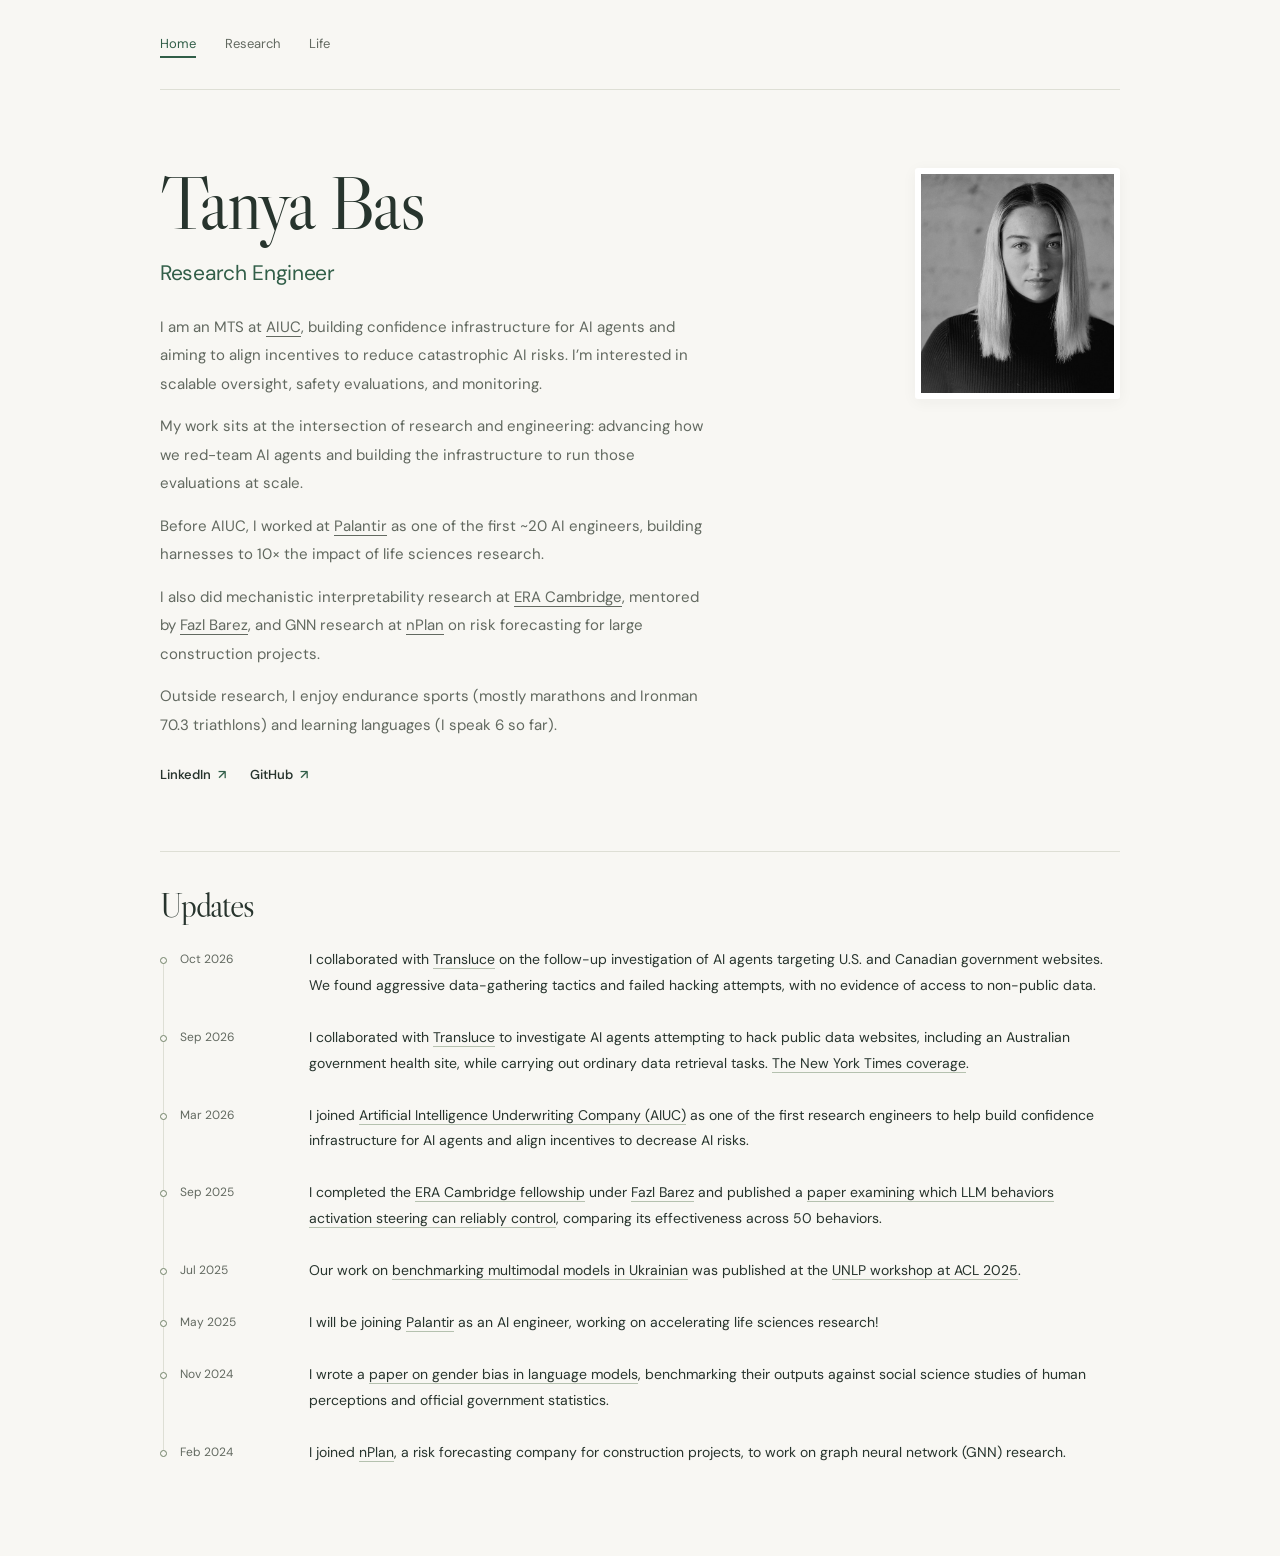
<file: index.html>
<!doctype html>
<html lang="en">
<head>
  <meta charset="utf-8">
  <meta name="viewport" content="width=device-width, initial-scale=1">
  <title>Tanya Bas · Research Engineer</title>
  <meta name="description" content="Tanya Bas is a Research Engineer building confidence infrastructure for AI agents at AIUC, with interests in scalable oversight, safety evaluations, and monitoring.">
  <meta name="theme-color" content="#f8f7f3">
  <meta property="og:title" content="Tanya Bas · Research Engineer">
  <meta property="og:description" content="Tanya Bas is a Research Engineer building confidence infrastructure for AI agents at AIUC, with interests in scalable oversight, safety evaluations, and monitoring.">
  <meta property="og:type" content="website">
  <meta property="og:url" content="https://tanyabas.com/">
  <link rel="canonical" href="https://tanyabas.com/">
  <link rel="icon" href="assets/favicon.svg" type="image/svg+xml">
  <link rel="preconnect" href="https://fonts.googleapis.com">
  <link rel="preconnect" href="https://fonts.gstatic.com" crossorigin>
  <link href="https://fonts.googleapis.com/css2?family=DM+Sans:wght@400;450;500;550;600;650&family=Libre+Caslon+Display&display=swap" rel="stylesheet">
  <link rel="stylesheet" href="assets/style.css">
</head>
<body>
  <a class="skip-link" href="#main">Skip to content</a>
  <div class="site-shell">
    <header class="site-header">
      <nav aria-label="Main navigation">
          <a href="./" aria-current="page">Home</a>
          <a href="research/">Research</a>
          <a href="/life/">Life</a>
          <!-- Restore the Writing link when the first piece is published. -->
      </nav>
    </header>
    <main id="main" tabindex="-1">
      <section class="home-intro" aria-labelledby="intro-title">
        <div class="intro-copy">
          <h1 id="intro-title">Tanya Bas</h1>
          <p class="role">Research Engineer</p>
          <div class="prose">
            <p>I am an MTS at <a href="https://aiuc.com/">AIUC</a>, building confidence infrastructure for AI agents and aiming to align incentives to reduce catastrophic AI risks. I’m interested in scalable oversight, safety evaluations, and monitoring.</p>
            <p>My work sits at the intersection of research and engineering: advancing how we red-team AI agents and building the infrastructure to run those evaluations at scale.</p>
            <p>Before AIUC, I worked at <a href="https://www.palantir.com/offerings/life-sciences/">Palantir</a> as one of the first ~20 AI engineers, building harnesses to 10× the impact of life sciences research.</p>
            <p>I also did mechanistic interpretability research at <a href="https://erafellowship.org/">ERA Cambridge</a>, mentored by <a href="https://www.ox.ac.uk/news/find-an-expert/dr-fazl-barez">Fazl Barez</a>, and GNN research at <a href="https://www.nplan.io/">nPlan</a> on risk forecasting for large construction projects.</p>
            <p>Outside research, I enjoy endurance sports (mostly marathons and Ironman 70.3 triathlons) and learning languages (I speak 6 so far).</p>
          </div>
          <div class="profile-links" aria-label="Find me elsewhere">
            <a href="https://www.linkedin.com/in/tanyabas/">LinkedIn <span aria-hidden="true">↗</span></a>
            <a href="https://github.com/tanya-bas">GitHub <span aria-hidden="true">↗</span></a>
          </div>
        </div>
        <figure class="portrait">
          <img src="assets/previews/portrait-bw.jpg" alt="Black-and-white portrait of Tanya Bas" width="616" height="696" fetchpriority="high">
        </figure>
      </section>

      <section class="news-section" aria-labelledby="news-title">
        <div class="section-heading">
          <h2 id="news-title">Updates</h2>
        </div>
        <!-- Add new updates as <li> elements at the top of this list, newest first.
             Use an ISO date in datetime and a human-readable month/year as the label. -->
        <ol class="timeline">
          <li>
            <time datetime="2026-10-01">Oct 2026</time>
            <p>I collaborated with <a href="https://transluce.org/us-canada-gov">Transluce</a> on the follow-up investigation of AI agents targeting U.S. and Canadian government websites. We found aggressive data-gathering tactics and failed hacking attempts, with no evidence of access to non-public data.</p>
          </li>
          <li>
            <time datetime="2026-09-23">Sep 2026</time>
            <p>I collaborated with <a href="https://transluce.org/agent-activity">Transluce</a> to investigate AI agents attempting to hack public data websites, including an Australian government health site, while carrying out ordinary data retrieval tasks. <a href="https://nytimes.com/2026/09/23/technology/openai-ai-breach-australia.html">The New York Times coverage</a>.</p>
          </li>
          <li>
            <time datetime="2026-03">Mar 2026</time>
            <p>I joined <a href="https://aiuc.com/">Artificial Intelligence Underwriting Company (AIUC)</a> as one of the first research engineers to help build confidence infrastructure for AI agents and align incentives to decrease AI risks.</p>
          </li>
          <li>
            <time datetime="2025-09">Sep 2025</time>
            <p>I completed the <a href="https://erafellowship.org/">ERA Cambridge fellowship</a> under <a href="https://www.ox.ac.uk/news/find-an-expert/dr-fazl-barez">Fazl Barez</a> and published a <a href="https://scholar.google.com/citations?view_op=view_citation&amp;hl=en&amp;user=h9Sn_GgAAAAJ&amp;citation_for_view=h9Sn_GgAAAAJ:d1gkVwhDpl0C">paper examining which LLM behaviors activation steering can reliably control</a>, comparing its effectiveness across 50 behaviors.</p>
          </li>
          <li>
            <time datetime="2025-07">Jul 2025</time>
            <p>Our work on <a href="research/#ukrainian-benchmark">benchmarking multimodal models in Ukrainian</a> was published at the <a href="https://aclanthology.org/2025.unlp-1.2/">UNLP workshop at ACL 2025</a>.</p>
          </li>
          <li>
            <time datetime="2025-05">May 2025</time>
            <p>I will be joining <a href="https://www.palantir.com/offerings/life-sciences/">Palantir</a> as an AI engineer, working on accelerating life sciences research!</p>
          </li>
          <li>
            <time datetime="2024-11">Nov 2024</time>
            <p>I wrote a <a href="research/#gender-bias">paper on gender bias in language models</a>, benchmarking their outputs against social science studies of human perceptions and official government statistics.</p>
          </li>
          <li>
            <time datetime="2024-02">Feb 2024</time>
            <p>I joined <a href="https://www.nplan.io/">nPlan</a>, a risk forecasting company for construction projects, to work on graph neural network (GNN) research.</p>
          </li>
        </ol>
      </section>
    </main>
  </div>
</body>
</html>
</file>
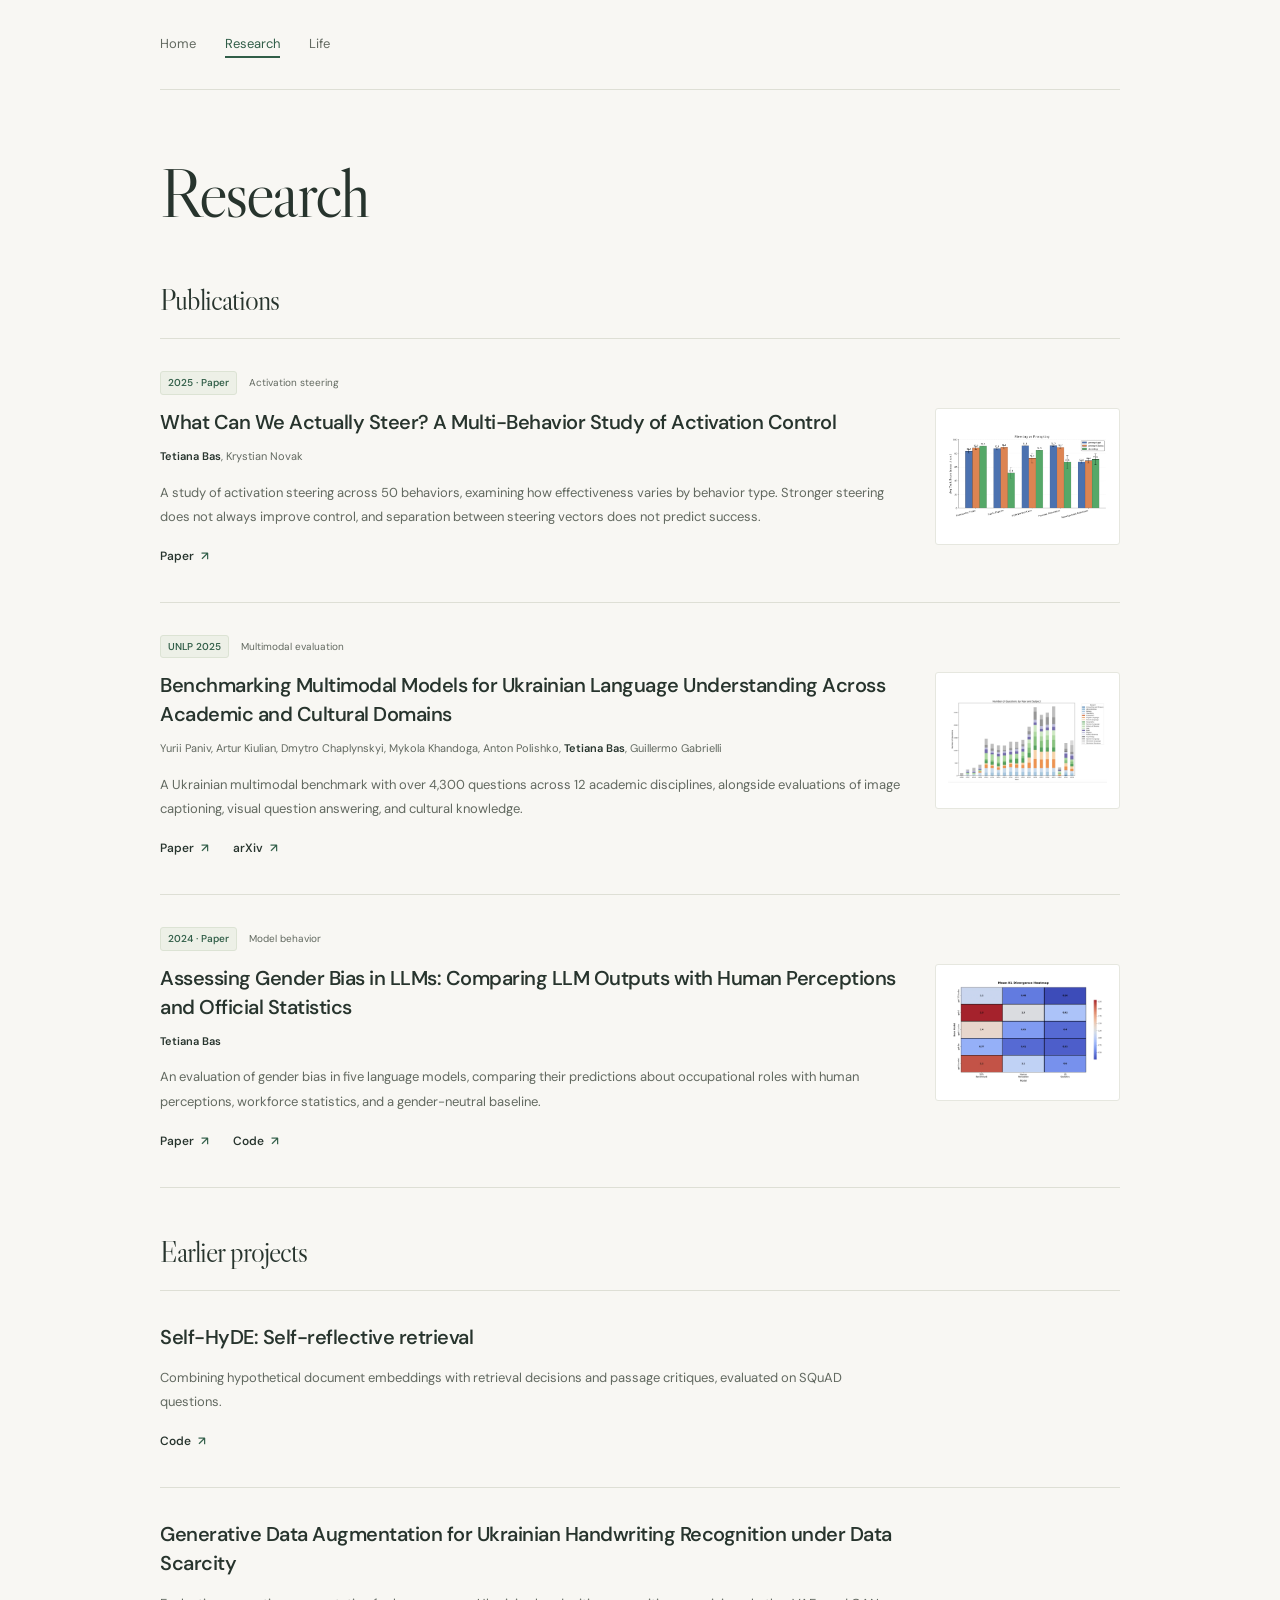
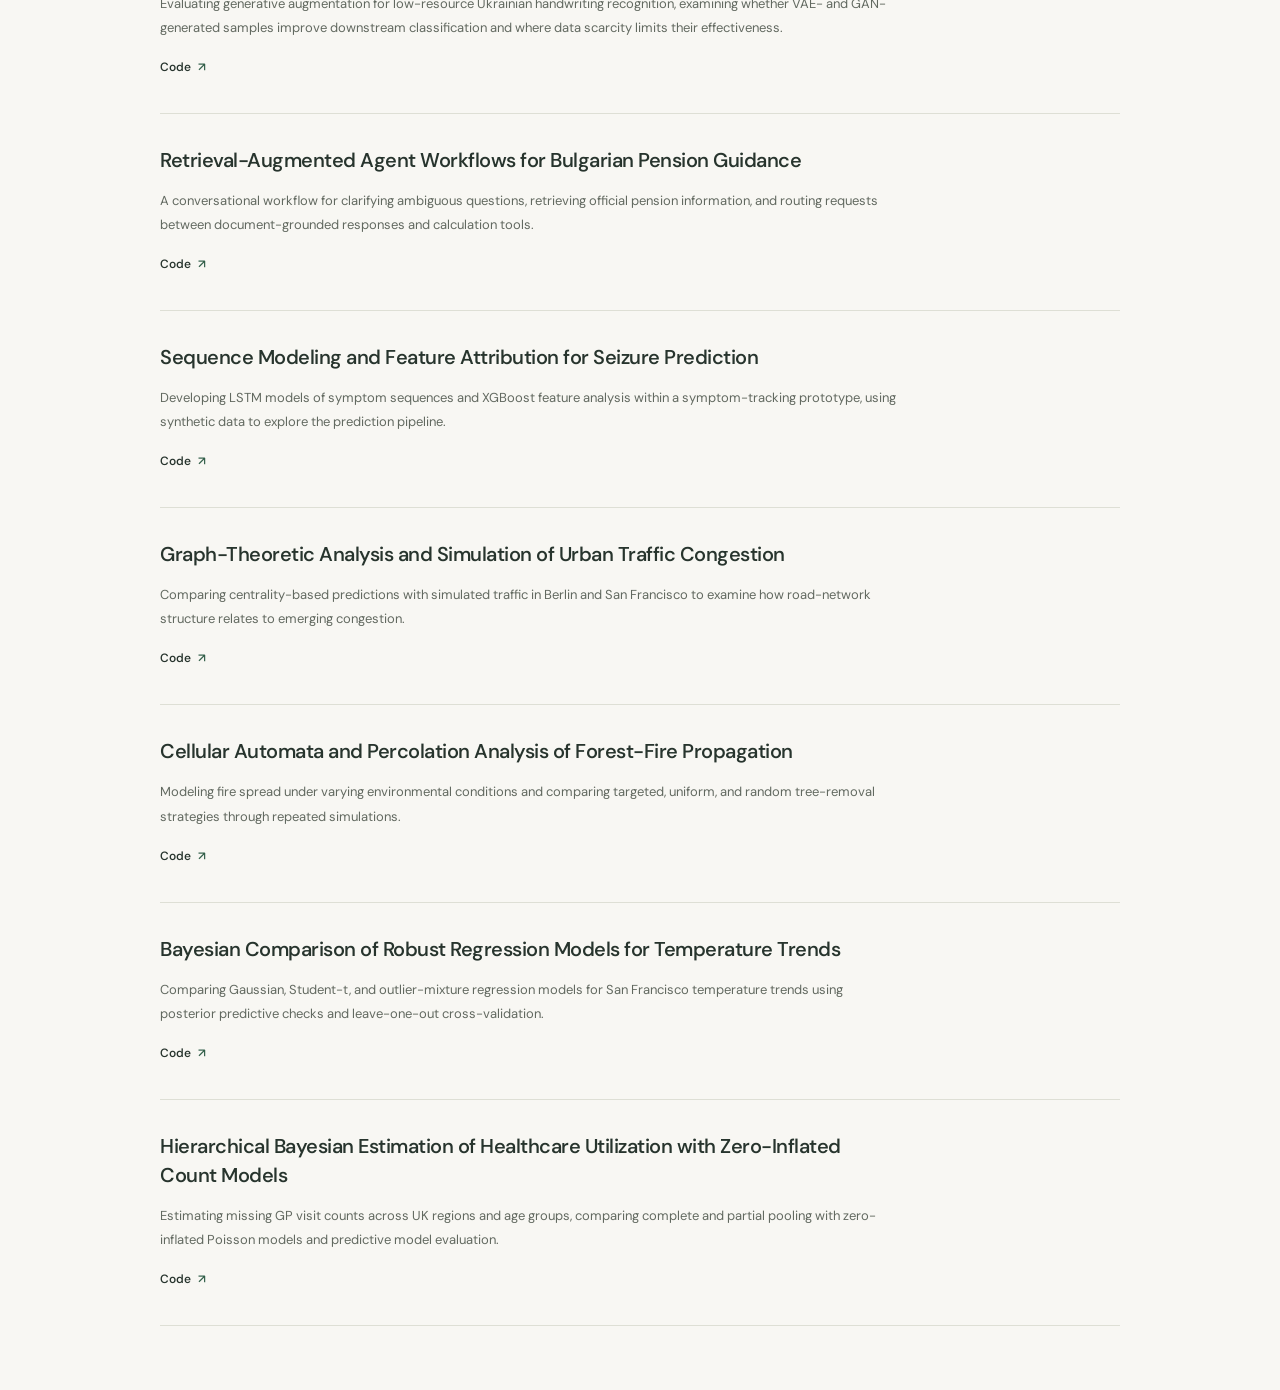
<file: research/index.html>
<!doctype html>
<html lang="en">
<head>
  <meta charset="utf-8">
  <meta name="viewport" content="width=device-width, initial-scale=1">
  <title>Research · Tanya Bas</title>
  <meta name="description" content="Selected research by Tanya Bas on activation steering, model evaluation, Ukrainian multimodal benchmarks, and gender bias in language models.">
  <meta name="theme-color" content="#f8f7f3">
  <meta property="og:title" content="Research · Tanya Bas">
  <meta property="og:description" content="Selected research by Tanya Bas on activation steering, model evaluation, Ukrainian multimodal benchmarks, and gender bias in language models.">
  <meta property="og:type" content="website">
  <meta property="og:url" content="https://tanyabas.com/research/">
  <link rel="canonical" href="https://tanyabas.com/research/">
  <link rel="icon" href="../assets/favicon.svg" type="image/svg+xml">
  <link rel="preconnect" href="https://fonts.googleapis.com">
  <link rel="preconnect" href="https://fonts.gstatic.com" crossorigin>
  <link href="https://fonts.googleapis.com/css2?family=DM+Sans:wght@400;450;500;550;600;650&family=Libre+Caslon+Display&display=swap" rel="stylesheet">
  <link rel="stylesheet" href="../assets/style.css">
</head>
<body>
  <a class="skip-link" href="#main">Skip to content</a>
  <div class="site-shell">
    <header class="site-header">
      <nav aria-label="Main navigation">
          <a href=".././">Home</a>
          <a href="../research/" aria-current="page">Research</a>
          <a href="/life/">Life</a>
          <!-- Restore the Writing link when the first piece is published. -->
      </nav>
    </header>
    <main id="main" tabindex="-1">
      <header class="page-intro">
        <h1>Research</h1>
      </header>

      <section aria-labelledby="publications-title" class="publications">
        <div class="section-heading"><h2 id="publications-title">Publications</h2></div>
        <article class="paper" id="activation-steering">
          <div class="paper-main">
            <div class="paper-meta"><span class="badge">2025 · Paper</span><span>Activation steering</span></div>
            <h3><a href="https://arxiv.org/abs/2511.18284">What Can We Actually Steer? A Multi-Behavior Study of Activation Control</a></h3>
            <p class="authors"><strong>Tetiana Bas</strong>, Krystian Novak</p>
            <p class="paper-summary">A study of activation steering across 50 behaviors, examining how effectiveness varies by behavior type. Stronger steering does not always improve control, and separation between steering vectors does not predict success.</p>
            <div class="paper-links"><a href="https://arxiv.org/abs/2511.18284">Paper <span aria-hidden="true">↗</span></a></div>
          </div>
          <a class="paper-figure" href="../assets/steering_vs_prompting.png" aria-label="View full-size steering versus prompting chart">
            <img src="../assets/steering_vs_prompting.png" alt="Bar chart comparing activation steering with GPT and Llama prompting across personality traits, public figures, style cues, persona archetypes, and misalignment behaviors" width="1087" height="586" loading="lazy">
          </a>
        </article>
        <article class="paper" id="ukrainian-benchmark">
          <div class="paper-main">
            <div class="paper-meta"><span class="badge">UNLP 2025</span><span>Multimodal evaluation</span></div>
            <h3><a href="https://aclanthology.org/2025.unlp-1.2/">Benchmarking Multimodal Models for Ukrainian Language Understanding Across Academic and Cultural Domains</a></h3>
            <p class="authors">Yurii Paniv, Artur Kiulian, Dmytro Chaplynskyi, Mykola Khandoga, Anton Polishko, <strong>Tetiana Bas</strong>, Guillermo Gabrielli</p>
            <p class="paper-summary">A Ukrainian multimodal benchmark with over 4,300 questions across 12 academic disciplines, alongside evaluations of image captioning, visual question answering, and cultural knowledge.</p>
            <div class="paper-links"><a href="https://aclanthology.org/2025.unlp-1.2/">Paper <span aria-hidden="true">↗</span></a><a href="https://arxiv.org/abs/2411.14647">arXiv <span aria-hidden="true">↗</span></a></div>
          </div>
          <a class="paper-figure" href="../assets/evals_ua.png" aria-label="View full-size multimodal benchmark chart">
            <img src="../assets/previews/languages.webp" alt="Comparison of correct answers across models and academic disciplines" width="900" height="488" loading="lazy">
          </a>
        </article>
        <article class="paper" id="gender-bias">
          <div class="paper-main">
            <div class="paper-meta"><span class="badge">2024 · Paper</span><span>Model behavior</span></div>
            <h3><a href="https://arxiv.org/abs/2411.13738">Assessing Gender Bias in LLMs: Comparing LLM Outputs with Human Perceptions and Official Statistics</a></h3>
            <p class="authors"><strong>Tetiana Bas</strong></p>
            <p class="paper-summary">An evaluation of gender bias in five language models, comparing their predictions about occupational roles with human perceptions, workforce statistics, and a gender-neutral baseline.</p>
            <div class="paper-links"><a href="https://arxiv.org/abs/2411.13738">Paper <span aria-hidden="true">↗</span></a><a href="https://github.com/TetianaBas/LLM_biases">Code <span aria-hidden="true">↗</span></a></div>
          </div>
          <a class="paper-figure" href="../assets/evals_gender_bias.png" aria-label="View full-size gender bias analysis heatmap">
            <img src="../assets/previews/bias.webp" alt="Heatmap comparing KL divergence across language models in the gender bias study" width="900" height="603" loading="lazy">
          </a>
        </article>
      </section>

      <section class="publications projects" id="earlier-research" aria-labelledby="projects-title">
        <div class="section-heading"><h2 id="projects-title">Earlier projects</h2></div>
        <article class="paper" id="self-hyde">
          <div class="paper-main">
            <h3><a href="https://github.com/tanya-bas/self-hyde-rag">Self-HyDE: Self-reflective retrieval</a></h3>
            <p class="paper-summary">Combining hypothetical document embeddings with retrieval decisions and passage critiques, evaluated on SQuAD questions.</p>
            <div class="paper-links"><a href="https://github.com/tanya-bas/self-hyde-rag">Code <span aria-hidden="true">↗</span></a></div>
          </div>
        </article>
        <article class="paper" id="handwriting-recognition">
          <div class="paper-main">
            <h3><a href="https://github.com/tanya-bas/ocr_data_scarcity">Generative Data Augmentation for Ukrainian Handwriting Recognition under Data Scarcity</a></h3>
            <p class="paper-summary">Evaluating generative augmentation for low-resource Ukrainian handwriting recognition, examining whether VAE- and GAN-generated samples improve downstream classification and where data scarcity limits their effectiveness.</p>
            <div class="paper-links"><a href="https://github.com/tanya-bas/ocr_data_scarcity">Code <span aria-hidden="true">↗</span></a></div>
          </div>
        </article>
        <article class="paper" id="pensiongpt">
          <div class="paper-main">
            <h3><a href="https://github.com/tanya-bas/bab-ai">Retrieval-Augmented Agent Workflows for Bulgarian Pension Guidance</a></h3>
            <p class="paper-summary">A conversational workflow for clarifying ambiguous questions, retrieving official pension information, and routing requests between document-grounded responses and calculation tools.</p>
            <div class="paper-links"><a href="https://github.com/tanya-bas/bab-ai">Code <span aria-hidden="true">↗</span></a></div>
          </div>
        </article>
        <article class="paper" id="seizuresavvy">
          <div class="paper-main">
            <h3><a href="https://github.com/tanya-bas/seizure-savvy">Sequence Modeling and Feature Attribution for Seizure Prediction</a></h3>
            <p class="paper-summary">Developing LSTM models of symptom sequences and XGBoost feature analysis within a symptom-tracking prototype, using synthetic data to explore the prediction pipeline.</p>
            <div class="paper-links"><a href="https://github.com/tanya-bas/seizure-savvy">Code <span aria-hidden="true">↗</span></a></div>
          </div>
        </article>
        <article class="paper" id="traffic-networks">
          <div class="paper-main">
            <h3><a href="https://github.com/tanya-bas/Complex_systems_simulations">Graph-Theoretic Analysis and Simulation of Urban Traffic Congestion</a></h3>
            <p class="paper-summary">Comparing centrality-based predictions with simulated traffic in Berlin and San Francisco to examine how road-network structure relates to emerging congestion.</p>
            <div class="paper-links"><a href="https://github.com/tanya-bas/Complex_systems_simulations/blob/main/Berlin%20Traffic%20Simulation.ipynb">Code <span aria-hidden="true">↗</span></a></div>
          </div>
        </article>
        <article class="paper" id="forest-fire">
          <div class="paper-main">
            <h3><a href="https://github.com/tanya-bas/Complex_systems_simulations">Cellular Automata and Percolation Analysis of Forest-Fire Propagation</a></h3>
            <p class="paper-summary">Modeling fire spread under varying environmental conditions and comparing targeted, uniform, and random tree-removal strategies through repeated simulations.</p>
            <div class="paper-links"><a href="https://github.com/tanya-bas/Complex_systems_simulations/blob/main/Fire%20Spread%20Modeling.ipynb">Code <span aria-hidden="true">↗</span></a></div>
          </div>
        </article>
        <article class="paper" id="bayesian-temperature">
          <div class="paper-main">
            <h3><a href="https://github.com/tanya-bas/Bayesian_modelling">Bayesian Comparison of Robust Regression Models for Temperature Trends</a></h3>
            <p class="paper-summary">Comparing Gaussian, Student-t, and outlier-mixture regression models for San Francisco temperature trends using posterior predictive checks and leave-one-out cross-validation.</p>
            <div class="paper-links"><a href="https://github.com/tanya-bas/Bayesian_modelling/blob/main/SF_weather_prediction.ipynb">Code <span aria-hidden="true">↗</span></a></div>
          </div>
        </article>
        <article class="paper" id="bayesian-gp-visits">
          <div class="paper-main">
            <h3><a href="https://github.com/tanya-bas/Bayesian_modelling">Hierarchical Bayesian Estimation of Healthcare Utilization with Zero-Inflated Count Models</a></h3>
            <p class="paper-summary">Estimating missing GP visit counts across UK regions and age groups, comparing complete and partial pooling with zero-inflated Poisson models and predictive model evaluation.</p>
            <div class="paper-links"><a href="https://github.com/tanya-bas/Bayesian_modelling/blob/main/UK_GP_Visit_Estimations.ipynb">Code <span aria-hidden="true">↗</span></a></div>
          </div>
        </article>
      </section>
    </main>
  </div>
</body>
</html>
</file>
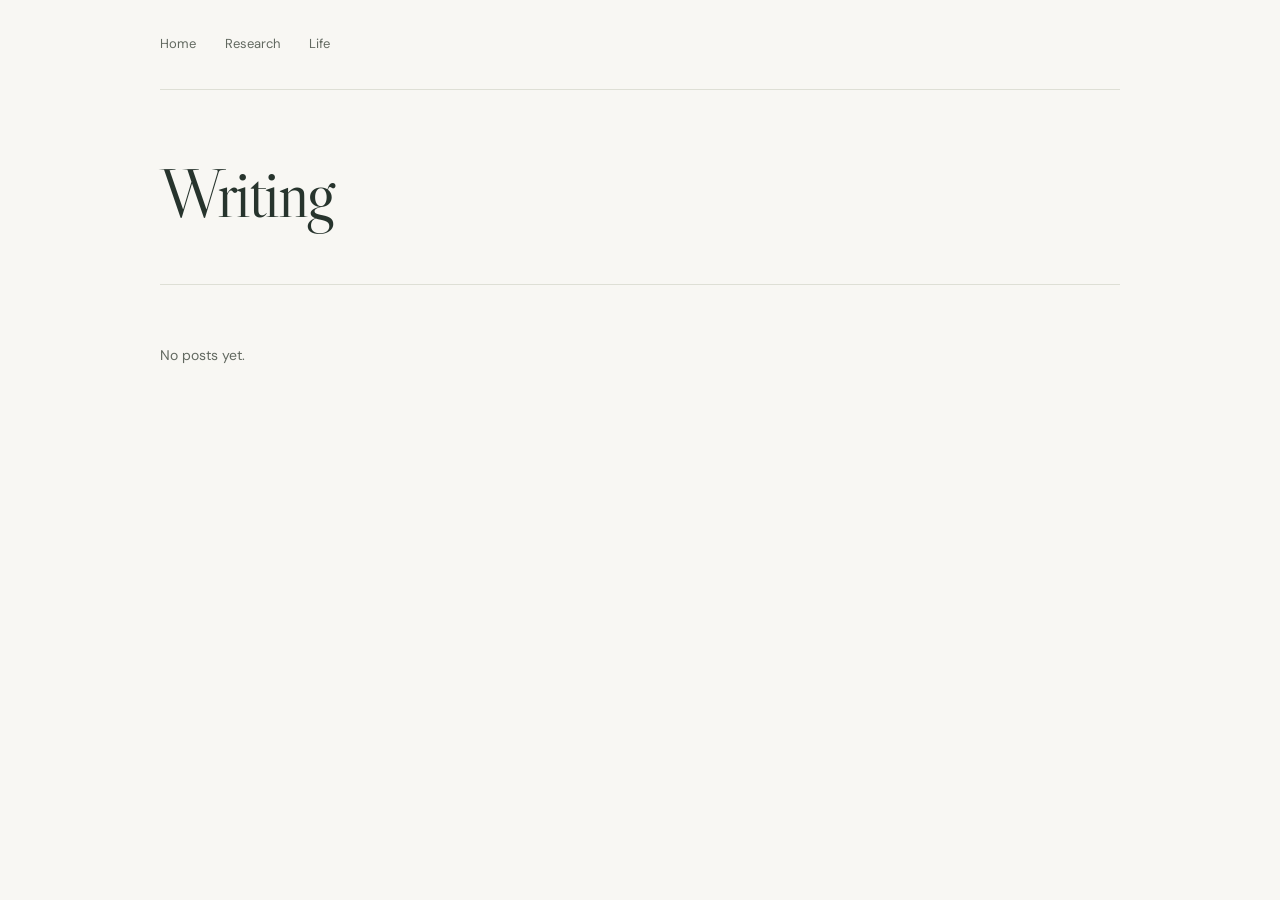
<file: writing/index.html>
<!doctype html>
<html lang="en">
<head>
  <meta charset="utf-8">
  <meta name="viewport" content="width=device-width, initial-scale=1">
  <title>Writing · Tanya Bas</title>
  <meta name="description" content="Research notes, essays, and ideas from Tanya Bas, an AI safety researcher.">
  <meta name="theme-color" content="#f8f7f3">
  <meta property="og:title" content="Writing · Tanya Bas">
  <meta property="og:description" content="Research notes, essays, and ideas from Tanya Bas, an AI safety researcher.">
  <meta property="og:type" content="website">
  <meta property="og:url" content="https://tanyabas.com/writing/">
  <link rel="canonical" href="https://tanyabas.com/writing/">
  <link rel="icon" href="../assets/favicon.svg" type="image/svg+xml">
  <link rel="preconnect" href="https://fonts.googleapis.com">
  <link rel="preconnect" href="https://fonts.gstatic.com" crossorigin>
  <link href="https://fonts.googleapis.com/css2?family=DM+Sans:wght@400;450;500;550;600;650&family=Libre+Caslon+Display&display=swap" rel="stylesheet">
  <link rel="stylesheet" href="../assets/style.css">
</head>
<body>
  <a class="skip-link" href="#main">Skip to content</a>
  <div class="site-shell">
    <header class="site-header">
      <nav aria-label="Main navigation">
          <a href=".././">Home</a>
          <a href="../research/">Research</a>
          <a href="/life/">Life</a>
          <!-- Restore the Writing link when the first piece is published. -->
      </nav>
    </header>
    <main id="main" tabindex="-1">
      <header class="page-intro">
        <h1>Writing</h1>
      </header>
      <div class="writing-empty">
        <p>No posts yet.</p>
      </div>
    </main>
  </div>
</body>
</html>
</file>
<file: assets/style.css>
:root {
  --paper: #f8f7f3;
  --ink: #27342d;
  --muted: #626960;
  --green: #315e48;
  --line: #dedfd5;
  --soft-green: #edf0e7;
  --serif: 'Libre Caslon Display', Georgia, serif;
  --sans: 'DM Sans', -apple-system, BlinkMacSystemFont, 'Segoe UI', sans-serif;
}

* { box-sizing: border-box; }
html { scroll-behavior: smooth; scroll-padding-top: 32px; }
body {
  margin: 0;
  background: var(--paper);
  color: var(--ink);
  font: 15px/1.75 var(--sans);
  -webkit-font-smoothing: antialiased;
}
::selection { background: #dce6d5; }
a { color: inherit; text-underline-offset: 4px; text-decoration-thickness: 1px; }
a:hover { color: var(--green); }
a:focus-visible { outline: 2px solid var(--green); outline-offset: 5px; border-radius: 2px; }
main:focus { outline: none; }
img { display: block; max-width: 100%; height: auto; }
h1, h2, h3, p, figure { margin: 0; }
h1, h2 { font-family: var(--serif); font-weight: 400; letter-spacing: -.035em; line-height: 1.12; }
h1 { font-size: 76px; }
h2 { font-size: 34px; }
h3 { font-size: 20px; font-weight: 550; line-height: 1.45; letter-spacing: -.025em; }
.site-shell { width: min(100% - 96px, 960px); margin: auto; min-height: 100svh; display: flex; flex-direction: column; }
main { flex: 1; padding-bottom: 64px; }
.skip-link {
  position: fixed;
  top: 12px;
  left: 12px;
  z-index: 10;
  padding: 10px 18px;
  background: var(--ink);
  color: white;
  transform: translateY(-160%);
}
.skip-link:focus { transform: none; color: white; }
.site-header { display: flex; align-items: center; justify-content: flex-start; border-bottom: 1px solid var(--line); padding: 28px 0; }
nav { display: flex; align-items: center; gap: 29px; font-size: 13px; }
nav a { text-decoration: none; color: var(--muted); padding: 5px 0; }
nav a:hover { text-decoration: underline; }
nav a[aria-current='page'] { color: var(--green); text-decoration: underline; text-decoration-thickness: 2px; text-underline-offset: 8px; }
.home-intro { display: grid; grid-template-columns: minmax(0, 1fr) 205px; gap: 75px; align-items: center; padding: 70px 0 64px; }
.role { font-size: 21px; color: var(--green); margin: 10px 0 21px; letter-spacing: -.3px; }
.prose { max-width: 555px; color: var(--muted); font-size: 15px; line-height: 1.9; }
.prose p + p { margin-top: 14px; }
.profile-links, .paper-links { display: flex; flex-wrap: wrap; gap: 24px; margin-top: 25px; font-size: 13px; font-weight: 550; }
.profile-links a, .paper-links a { text-decoration: none; }
.profile-links a:hover, .paper-links a:hover { text-decoration: underline; }
.profile-links span, .paper-links span { color: var(--green); margin-left: 4px; }
.portrait { padding-top: 8px; align-self: start; }
.portrait img { width: 205px; aspect-ratio: 1/1.13; object-fit: cover; border: 6px solid white; border-radius: 3px; box-shadow: 0 3px 15px #27342d0c; }
.section-heading { display: flex; justify-content: space-between; align-items: baseline; gap: 20px; margin-bottom: 23px; }
.news-section { border-top: 1px solid var(--line); padding-top: 34px; }
.timeline { list-style: none; margin: 0; padding: 0; }
.timeline li { position: relative; display: grid; grid-template-columns: 100px minmax(0, 1fr); gap: 29px; padding: 0 0 26px 20px; }
.timeline li::before { content: ''; position: absolute; left: 0; top: 10px; width: 5px; height: 5px; border: 1px solid #718268; border-radius: 50%; background: var(--paper); z-index: 1; }
.timeline li:not(:last-child)::after { content: ''; position: absolute; left: 3px; top: 15px; bottom: -10px; width: 1px; background: var(--line); }
.timeline time { font-size: 12px; color: var(--muted); padding-top: 2px; font-variant-numeric: tabular-nums; }
.timeline p { font-size: 14px; line-height: 1.85; }
.timeline a { text-decoration-color: #b5c1af; }
.timeline a:hover { text-decoration-color: var(--green); }
.page-intro { padding: 65px 0 53px; }
.page-intro h1 { font-size: 68px; }
.publications .section-heading { padding-bottom: 22px; margin-bottom: 0; border-bottom: 1px solid var(--line); }
.publications h2 { font-size: 29px; }
.projects { margin-top: 48px; }
.paper { display: grid; grid-template-columns: minmax(0, 1fr) 185px; gap: 35px; padding: 32px 0 35px; border-bottom: 1px solid var(--line); }
.paper-meta { display: flex; flex-wrap: wrap; gap: 12px; align-items: center; color: var(--muted); font-size: 10px; margin-bottom: 13px; }
.badge { color: var(--green); background: var(--soft-green); border: 1px solid #dce3d4; border-radius: 3px; padding: 2px 7px; font-weight: 550; }
.paper h3 a { text-decoration: none; }
.paper h3 a:hover { text-decoration: underline; }
.authors { font-size: 11px; color: var(--muted); line-height: 1.8; margin-top: 10px; }
.authors strong { color: var(--ink); font-weight: 600; }
.paper-summary { font-size: 13px; color: var(--muted); line-height: 1.85; margin-top: 14px; }
.paper-links { font-size: 12px; margin-top: 17px; }
.paper-figure { align-self: start; display: flex; align-items: center; justify-content: center; margin-top: 37px; padding: 12px; background: white; border: 1px solid #e6e7df; border-radius: 3px; min-height: 137px; }
.paper-figure:hover { border-color: #aebfa4; }
.writing-empty { border-top: 1px solid var(--line); padding: 44px 0 92px; max-width: 100%; }
.writing-empty p { color: var(--muted); margin: 14px 0 24px; font-size: 14px; }

@media (max-width: 850px) {
  .site-shell { width: calc(100% - 64px); }
  .home-intro { grid-template-columns: minmax(0, 1fr) 170px; gap: 40px; }
  h1 { font-size: 65px; }
  .portrait img { width: 170px; }
  .paper { grid-template-columns: minmax(0, 1fr) 150px; gap: 25px; }
}

@media (max-width: 600px) {
  .site-shell { width: calc(100% - 42px); }
  .site-header { padding: 20px 0; }
  nav { gap: 18px; font-size: 12px; }
  .home-intro { grid-template-columns: 1fr; gap: 30px; padding: 42px 0 40px; }
  h1 { font-size: 62px; }
  .role { font-size: 19px; margin-top: 8px; }
  .prose { font-size: 14px; }
  .profile-links { margin-top: 20px; }
  .portrait { justify-self: start; padding-top: 0; margin-left: 0; }
  .portrait img { width: 140px; aspect-ratio: 1; }
  .section-heading { flex-direction: column; gap: 8px; margin-bottom: 24px; }
  h2 { font-size: 31px; }
  .news-section { padding-top: 28px; }
  .timeline li { grid-template-columns: 1fr; gap: 5px; padding-left: 19px; padding-bottom: 25px; }
  .timeline time { font-size: 11px; padding-top: 0; }
  .timeline p { font-size: 13px; }
  .page-intro { padding: 42px 0 38px; }
  .page-intro h1 { font-size: 58px; }
  .paper { grid-template-columns: 1fr; gap: 22px; padding: 25px 0 29px; }
  .paper h3 { font-size: 20px; }
  .paper-figure { margin-top: 0; justify-self: start; width: 210px; min-height: 0; padding: 10px; }
  .paper-meta { gap: 9px; }
  .writing-empty { padding: 31px 0 65px; }
}

@media (max-width: 360px) {
  nav { gap: 13px; font-size: 11px; }
  h1 { font-size: 54px; }
}

@media (prefers-reduced-motion: reduce) {
  html { scroll-behavior: auto; }
  *, *::before, *::after { transition: none !important; }
}

@media print {
  body { background: white; }
  .site-shell { width: 100%; }
  nav, .skip-link { display: none; }
  .home-intro, .page-intro { padding: 20px 0; }
  .paper, .timeline li { break-inside: avoid; }
}
</file>
